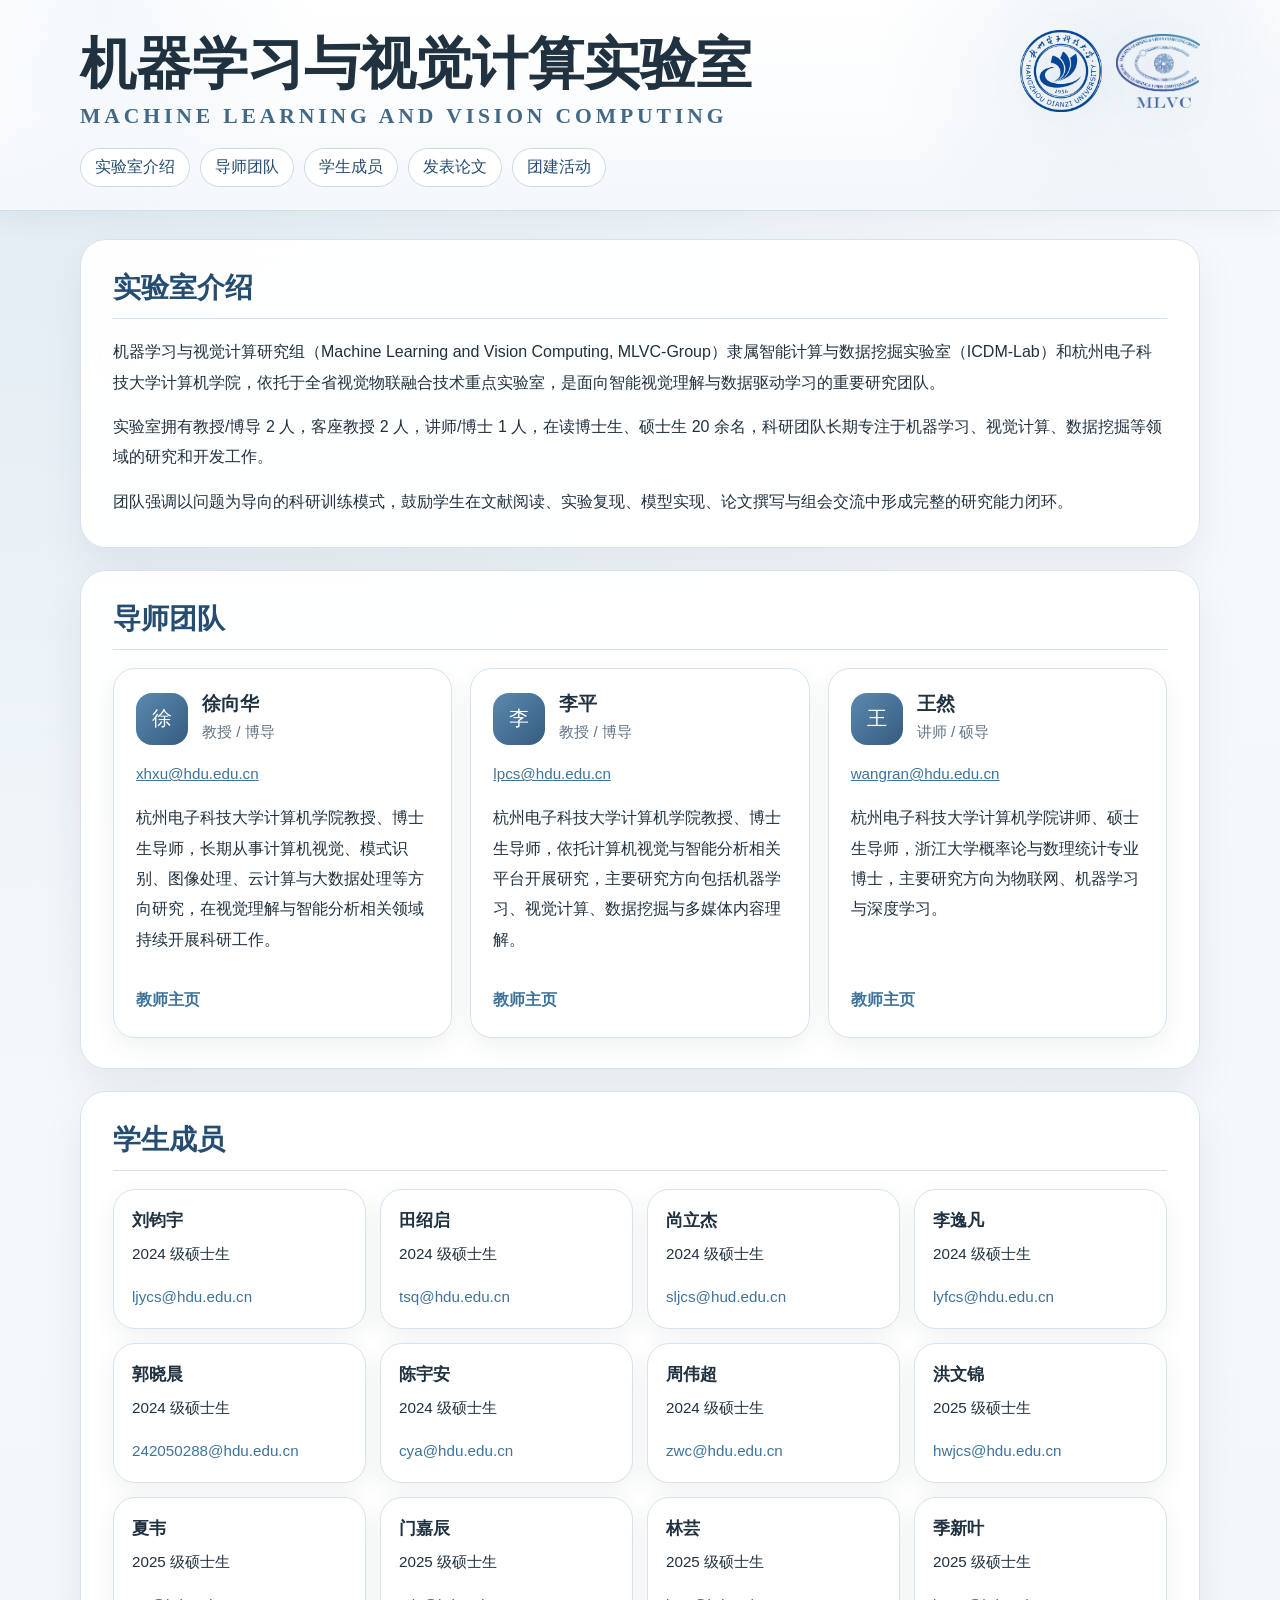
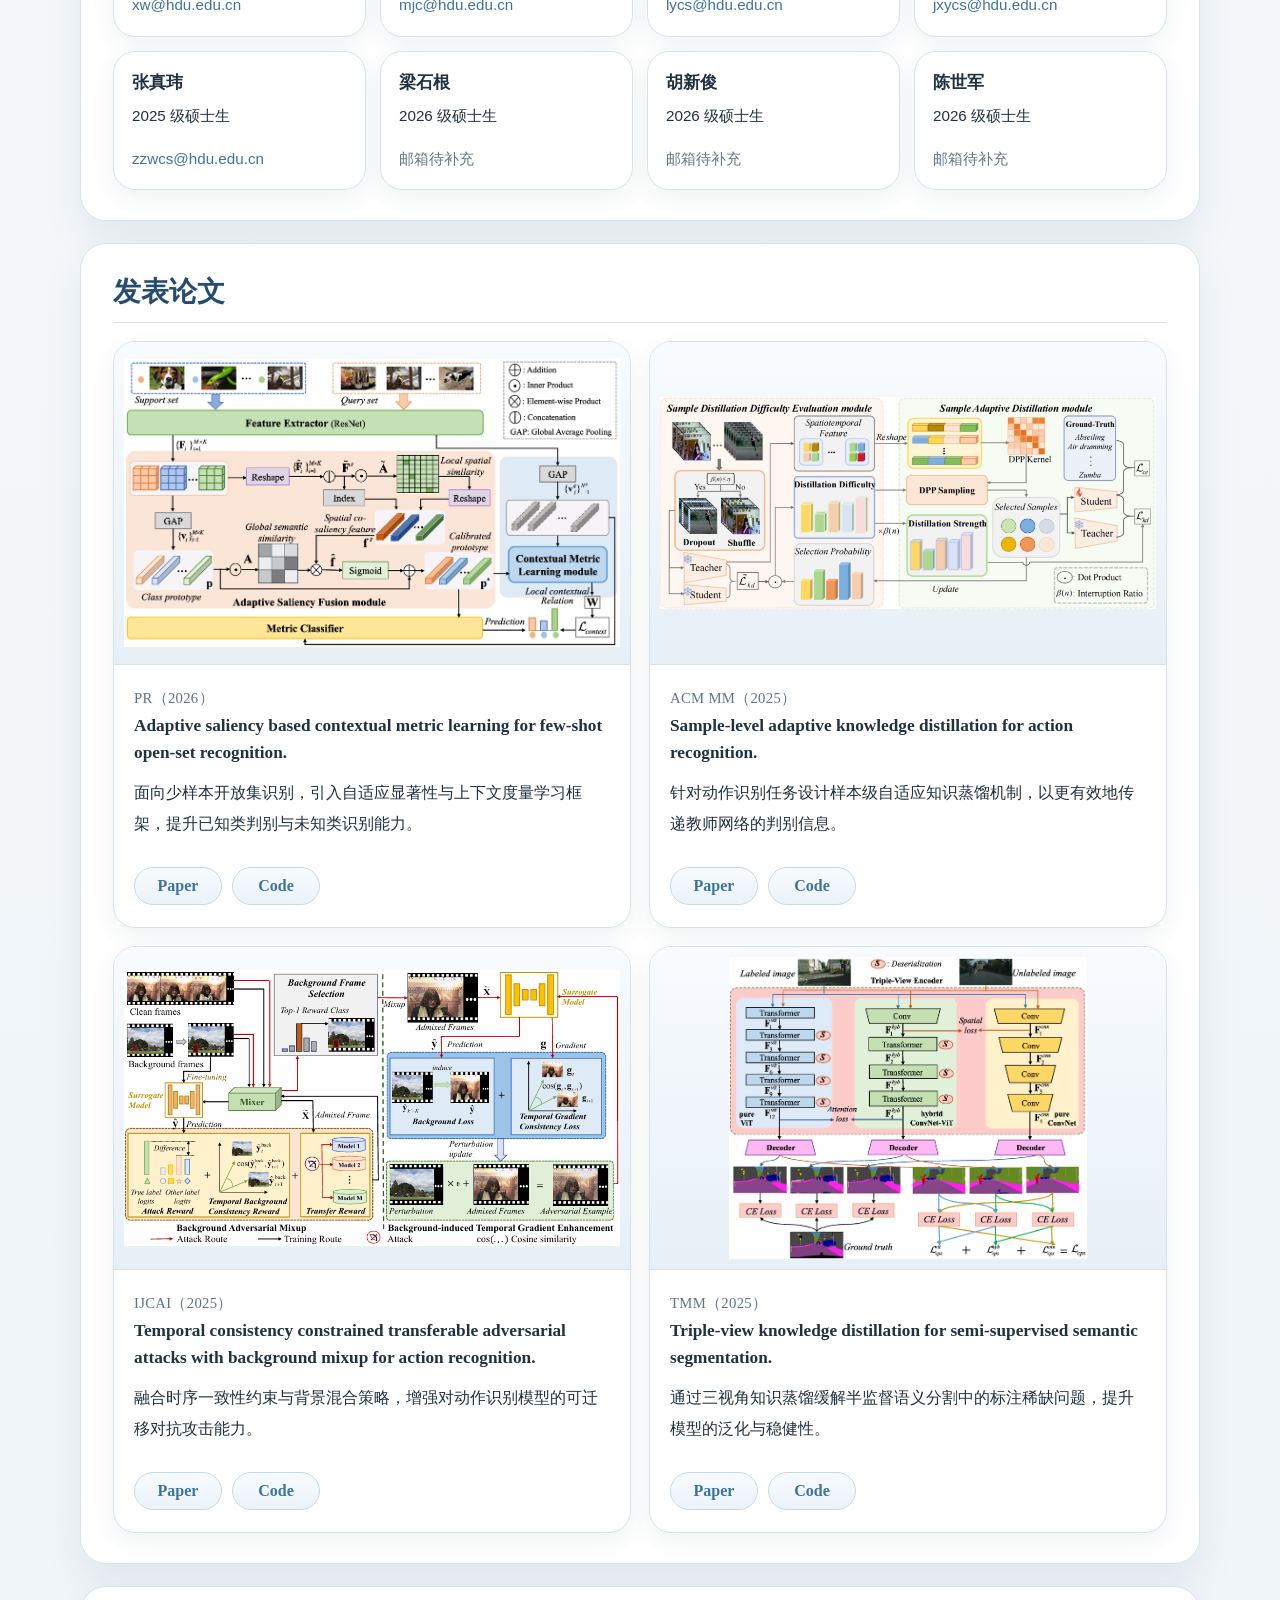
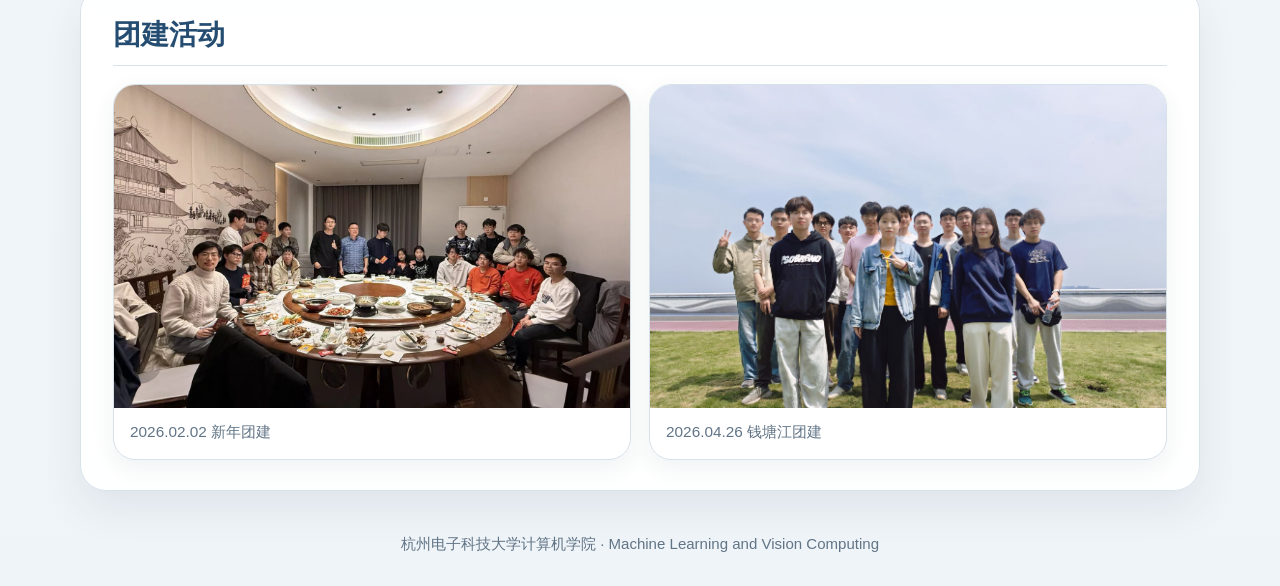
<file: index.html>
<!DOCTYPE html>
<html lang="zh-CN">
  <head>
    <meta charset="UTF-8" />
    <meta name="viewport" content="width=device-width, initial-scale=1.0" />
    <title>机器学习与视觉计算实验室 | MACHINE LEARNING AND VISION COMPUTING</title>
    <meta
      name="description"
      content="杭州电子科技大学计算机学院机器学习与视觉计算实验室主页，包含实验室介绍、导师团队、学生成员、发表论文与团建活动。"
    />
    <link rel="stylesheet" href="styles.css" />
  </head>
  <body>
    <header class="masthead">
      <div class="container masthead-inner">
        <div class="brand-bar" aria-label="实验室标识">
          <img class="brand-logo brand-logo-hdu" src="LOGO/logo_hdu.png" alt="杭州电子科技大学标识" />
          <img class="brand-logo brand-logo-mlvc" src="LOGO/logo_mlvc.png" alt="MLVC 实验室标识" />
        </div>
        <div class="title-group">
          <h1>
            <span class="title-line">机器学习与视觉计算实验室</span>
            <span class="title-line title-line-en">MACHINE LEARNING AND VISION COMPUTING</span>
          </h1>
        </div>
      </div>
      <div class="container">
        <nav class="page-nav" aria-label="页面导航">
          <a href="#about">实验室介绍</a>
          <a href="#faculty">导师团队</a>
          <a href="#students">学生成员</a>
          <a href="#publications">发表论文</a>
          <a href="#activities">团建活动</a>
        </nav>
      </div>
    </header>

    <main class="container page-content">
      <section id="about" class="content-section">
        <h2>实验室介绍</h2>
        <div class="about-copy">
          <p>
            机器学习与视觉计算研究组（Machine Learning and Vision Computing, MLVC-Group）隶属智能计算与数据挖掘实验室（ICDM-Lab）和杭州电子科技大学计算机学院，依托于全省视觉物联融合技术重点实验室，是面向智能视觉理解与数据驱动学习的重要研究团队。
          </p>
          <p>
            实验室拥有教授/博导 2 人，客座教授 2 人，讲师/博士 1 人，在读博士生、硕士生 20 余名，科研团队长期专注于机器学习、视觉计算、数据挖掘等领域的研究和开发工作。
          </p>
          <p>
            团队强调以问题为导向的科研训练模式，鼓励学生在文献阅读、实验复现、模型实现、论文撰写与组会交流中形成完整的研究能力闭环。
          </p>
        </div>
      </section>

      <section id="faculty" class="content-section">
        <h2>导师团队</h2>
        <div class="faculty-grid">
          <article class="faculty-card">
            <div class="faculty-head">
              <div class="faculty-avatar">徐</div>
              <div>
                <h3>徐向华</h3>
                <p class="faculty-role">教授 / 博导</p>
              </div>
            </div>
            <p class="faculty-meta">
              <a href="mailto:xhxu@hdu.edu.cn">xhxu@hdu.edu.cn</a>
            </p>
            <p class="faculty-bio">
              杭州电子科技大学计算机学院教授、博士生导师，长期从事计算机视觉、模式识别、图像处理、云计算与大数据处理等方向研究，在视觉理解与智能分析相关领域持续开展科研工作。
            </p>
            <p class="faculty-link">
              <a href="http://lianpp.com/hdu/smu_faculty/jsjxy/xxh/main.htm" target="_blank" rel="noreferrer">教师主页</a>
            </p>
          </article>

          <article class="faculty-card">
            <div class="faculty-head">
              <div class="faculty-avatar">李</div>
              <div>
                <h3>李平</h3>
                <p class="faculty-role">教授 / 博导</p>
              </div>
            </div>
            <p class="faculty-meta">
              <a href="mailto:lpcs@hdu.edu.cn">lpcs@hdu.edu.cn</a>
            </p>
            <p class="faculty-bio">
              杭州电子科技大学计算机学院教授、博士生导师，依托计算机视觉与智能分析相关平台开展研究，主要研究方向包括机器学习、视觉计算、数据挖掘与多媒体内容理解。
            </p>
            <p class="faculty-link">
              <a href="https://faculty.hdu.edu.cn/jsjxy/lp/" target="_blank" rel="noreferrer">教师主页</a>
            </p>
          </article>

          <article class="faculty-card">
            <div class="faculty-head">
              <div class="faculty-avatar">王</div>
              <div>
                <h3>王然</h3>
                <p class="faculty-role">讲师 / 硕导</p>
              </div>
            </div>
            <p class="faculty-meta">
              <a href="mailto:wangran@hdu.edu.cn">wangran@hdu.edu.cn</a>
            </p>
            <p class="faculty-bio">
              杭州电子科技大学计算机学院讲师、硕士生导师，浙江大学概率论与数理统计专业博士，主要研究方向为物联网、机器学习与深度学习。
            </p>
            <p class="faculty-link">
              <a href="https://faculty.hdu.edu.cn/jsjxy/wr/main.htm" target="_blank" rel="noreferrer">教师主页</a>
            </p>
          </article>
        </div>
      </section>

      <section id="students" class="content-section">
        <h2>学生成员</h2>
        <div class="students-grid">
          <article class="student-card"><h3><a class="student-name" href="https://openreview.net/profile?id=%7EJunyu_Liu9" target="_blank" rel="noreferrer">刘钧宇</a></h3><p>2024 级硕士生</p><p class="student-email"><a href="mailto:ljycs@hdu.edu.cn">ljycs@hdu.edu.cn</a></p></article>
          <article class="student-card"><h3><a class="student-name" href="https://openreview.net/profile?id=%7EShaoqi_Tian1" target="_blank" rel="noreferrer">田绍启</a></h3><p>2024 级硕士生</p><p class="student-email"><a href="mailto:tsq@hdu.edu.cn">tsq@hdu.edu.cn</a></p></article>
          <article class="student-card"><h3><a class="student-name" href="https://openreview.net/profile?id=%7ELijie_Shang1" target="_blank" rel="noreferrer">尚立杰</a></h3><p>2024 级硕士生</p><p class="student-email"><a href="mailto:sljcs@hud.edu.cn">sljcs@hud.edu.cn</a></p></article>
          <article class="student-card"><h3><a class="student-name" href="https://openreview.net/profile?id=%7ELi_Yifan3" target="_blank" rel="noreferrer">李逸凡</a></h3><p>2024 级硕士生</p><p class="student-email"><a href="mailto:lyfcs@hdu.edu.cn">lyfcs@hdu.edu.cn</a></p></article>
          <article class="student-card"><h3><a class="student-name" href="https://openreview.net/profile?id=%7EXiaochen_Guo2" target="_blank" rel="noreferrer">郭晓晨</a></h3><p>2024 级硕士生</p><p class="student-email"><a href="mailto:242050288@hdu.edu.cn">242050288@hdu.edu.cn</a></p></article>
          <article class="student-card"><h3><a class="student-name" href="https://openreview.net/profile?id=%7EYuAn_Chen15" target="_blank" rel="noreferrer">陈宇安</a></h3><p>2024 级硕士生</p><p class="student-email"><a href="mailto:cya@hdu.edu.cn">cya@hdu.edu.cn</a></p></article>
          <article class="student-card"><h3><a class="student-name" href="https://openreview.net/profile?id=%7EWeichao_Zhou2" target="_blank" rel="noreferrer">周伟超</a></h3><p>2024 级硕士生</p><p class="student-email"><a href="mailto:zwc@hdu.edu.cn">zwc@hdu.edu.cn</a></p></article>
          <article class="student-card"><h3><a class="student-name" href="https://openreview.net/profile?id=%7EWenjin_Hong1" target="_blank" rel="noreferrer">洪文锦</a></h3><p>2025 级硕士生</p><p class="student-email"><a href="mailto:hwjcs@hdu.edu.cn">hwjcs@hdu.edu.cn</a></p></article>
          <article class="student-card"><h3><a class="student-name" href="https://openreview.net/profile?id=%7EWei_Xia19" target="_blank" rel="noreferrer">夏韦</a></h3><p>2025 级硕士生</p><p class="student-email"><a href="mailto:xw@hdu.edu.cn">xw@hdu.edu.cn</a></p></article>
          <article class="student-card"><h3><a class="student-name" href="https://openreview.net/profile?id=~Jiachen_Men1" target="_blank" rel="noreferrer">门嘉辰</a></h3><p>2025 级硕士生</p><p class="student-email"><a href="mailto:mjc@hdu.edu.cn">mjc@hdu.edu.cn</a></p></article>
          <article class="student-card"><h3><a class="student-name" href="https://openreview.net/profile?id=%7EYun_Lin5" target="_blank" rel="noreferrer">林芸</a></h3><p>2025 级硕士生</p><p class="student-email"><a href="mailto:lycs@hdu.edu.cn">lycs@hdu.edu.cn</a></p></article>
          <article class="student-card"><h3><a class="student-name" href="https://openreview.net/profile?id=%7EXinye_Ji1" target="_blank" rel="noreferrer">季新叶</a></h3><p>2025 级硕士生</p><p class="student-email"><a href="mailto:jxycs@hdu.edu.cn">jxycs@hdu.edu.cn</a></p></article>
          <article class="student-card"><h3><a class="student-name" href="https://openreview.net/profile?id=%7EZhenwei_Zhang6" target="_blank" rel="noreferrer">张真玮</a></h3><p>2025 级硕士生</p><p class="student-email"><a href="mailto:zzwcs@hdu.edu.cn">zzwcs@hdu.edu.cn</a></p></article>
          <article class="student-card"><h3>梁石根</h3><p>2026 级硕士生</p><p class="student-email">邮箱待补充</p></article>
          <article class="student-card"><h3>胡新俊</h3><p>2026 级硕士生</p><p class="student-email">邮箱待补充</p></article>
          <article class="student-card"><h3>陈世军</h3><p>2026 级硕士生</p><p class="student-email">邮箱待补充</p></article>
        </div>
      </section>

      <section id="publications" class="content-section">
        <h2>发表论文</h2>
        <div class="publication-grid">
          <article class="paper-card">
            <img src="fig/paper_framework/Adaptive saliency based contextual metric learning for few-shot open-set recognition. Pattern Recognition.png" alt="Adaptive saliency framework" />
            <div class="paper-body">
              <p class="paper-venue">PR（2026）</p>
              <h3>Adaptive saliency based contextual metric learning for few-shot open-set recognition.</h3>
              <p>
                面向少样本开放集识别，引入自适应显著性与上下文度量学习框架，提升已知类判别与未知类识别能力。
              </p>
              <div class="paper-links">
                <a href="https://www.sciencedirect.com/science/article/pii/S0031320326000592" target="_blank" rel="noreferrer">Paper</a>
                <a href="https://github.com/mlvccn/ASCM_FewshotOpenset" target="_blank" rel="noreferrer">Code</a>
              </div>
            </div>
          </article>

          <article class="paper-card">
            <img src="fig/paper_framework/Sample-level adaptive knowledge distillation for action recognition..png" alt="SAKD framework" />
            <div class="paper-body">
              <p class="paper-venue">ACM MM（2025）</p>
              <h3>Sample-level adaptive knowledge distillation for action recognition.</h3>
              <p>
                针对动作识别任务设计样本级自适应知识蒸馏机制，以更有效地传递教师网络的判别信息。
              </p>
              <div class="paper-links">
                <a href="https://dl.acm.org/doi/epdf/10.1145/3746027.3755514" target="_blank" rel="noreferrer">Paper</a>
                <a href="https://github.com/mlvccn/SAKD_ActionRec" target="_blank" rel="noreferrer">Code</a>
              </div>
            </div>
          </article>

          <article class="paper-card">
            <img src="fig/paper_framework/Temporal consistency constrained transferable adversarial attacks with background mixup for action recognition.png" alt="BMTC framework" />
            <div class="paper-body">
              <p class="paper-venue">IJCAI（2025）</p>
              <h3>Temporal consistency constrained transferable adversarial attacks with background mixup for action recognition.</h3>
              <p>
                融合时序一致性约束与背景混合策略，增强对动作识别模型的可迁移对抗攻击能力。
              </p>
              <div class="paper-links">
                <a href="https://www.ijcai.org/proceedings/2025/0158.pdf" target="_blank" rel="noreferrer">Paper</a>
                <a href="https://github.com/mlvccn/BMTC_TransferAttackVid" target="_blank" rel="noreferrer">Code</a>
              </div>
            </div>
          </article>

          <article class="paper-card">
            <img src="fig/paper_framework/Triple-View Knowledge Distillation for Semi-Supervised Semantic Segmentation.png" alt="TriKD framework" />
            <div class="paper-body">
              <p class="paper-venue">TMM（2025）</p>
              <h3>Triple-view knowledge distillation for semi-supervised semantic segmentation.</h3>
              <p>
                通过三视角知识蒸馏缓解半监督语义分割中的标注稀缺问题，提升模型的泛化与稳健性。
              </p>
              <div class="paper-links">
                <a href="https://ieeexplore.ieee.org/document/11275880" target="_blank" rel="noreferrer">Paper</a>
                <a href="https://ieeexplore.ieee.org/document/11275880" target="_blank" rel="noreferrer">Code</a>
              </div>
            </div>
          </article>
        </div>
      </section>

      <section id="activities" class="content-section">
        <h2>团建活动</h2>
        <div class="activity-grid">
          <figure class="activity-card">
            <img src="fig/20260202新年团建.jpeg" alt="MLVC 新年团建合影" />
            <figcaption>2026.02.02 新年团建</figcaption>
          </figure>
          <figure class="activity-card">
            <img src="fig/20260426钱塘江团建.jpeg" alt="MLVC 钱塘江团建合影" />
            <figcaption>2026.04.26 钱塘江团建</figcaption>
          </figure>
        </div>
      </section>
    </main>

    <footer class="site-footer">
      <div class="container">
        <p>杭州电子科技大学计算机学院 · Machine Learning and Vision Computing</p>
      </div>
    </footer>

    <script src="script.js"></script>
  </body>
</html>
</file>
<file: styles.css>
:root {
  --bg: #eff4f8;
  --paper: rgba(255, 255, 255, 0.94);
  --paper-strong: #ffffff;
  --ink: #203140;
  --muted: #617486;
  --line: #d7e2eb;
  --line-strong: #c4d3df;
  --primary: #3e739d;
  --primary-deep: #254d71;
  --primary-soft: #dceaf5;
  --accent: #6fa8cf;
  --shadow: 0 18px 40px rgba(34, 56, 78, 0.08);
  --shadow-soft: 0 8px 24px rgba(43, 67, 92, 0.07);
  --container: 1120px;
}

* {
  box-sizing: border-box;
}

html {
  scroll-behavior: smooth;
}

body {
  margin: 0;
  color: var(--ink);
  font-family: "Microsoft YaHei", "PingFang SC", "Helvetica Neue", Arial, sans-serif;
  background:
    radial-gradient(circle at top left, rgba(122, 165, 201, 0.18), transparent 28%),
    linear-gradient(180deg, #f7fafc 0%, var(--bg) 100%);
}

a {
  color: var(--primary);
}

a:hover {
  color: var(--primary-deep);
}

img {
  display: block;
  max-width: 100%;
}

.container {
  width: min(calc(100% - 32px), var(--container));
  margin: 0 auto;
}

.masthead {
  position: relative;
  overflow: hidden;
  color: var(--ink);
  background:
    radial-gradient(circle at 88% 16%, rgba(115, 160, 197, 0.12), transparent 22%),
    radial-gradient(circle at 8% 0%, rgba(207, 226, 241, 0.22), transparent 18%),
    linear-gradient(180deg, #ffffff 0%, #f7fafc 100%);
  box-shadow:
    inset 0 -1px 0 rgba(196, 211, 223, 0.7),
    0 10px 24px rgba(43, 67, 92, 0.06);
}

.masthead::after {
  content: "";
  position: absolute;
  inset: auto 0 -90px 0;
  height: 180px;
  background: linear-gradient(180deg, rgba(255, 255, 255, 0), rgba(216, 229, 239, 0.24));
  pointer-events: none;
}

.masthead-inner {
  position: relative;
  z-index: 1;
  padding: 34px 220px 20px 0;
}

.brand-bar {
  position: absolute;
  top: 30px;
  right: 0;
  display: flex;
  align-items: center;
  justify-content: flex-end;
  gap: 14px;
  margin-bottom: 0;
}

.brand-logo {
  width: auto;
  max-width: 100%;
  object-fit: contain;
  object-position: center;
  filter: drop-shadow(0 8px 18px rgba(55, 86, 113, 0.12));
}

.brand-logo-hdu {
  height: 82px;
}

.brand-logo-mlvc {
  height: 74px;
}

.title-group h1 {
  margin: 0;
  font-size: clamp(2.1rem, 4.4vw, 3.8rem);
  line-height: 1.08;
}

.title-line {
  display: block;
  white-space: nowrap;
}

.title-line + .title-line {
  margin-top: 10px;
}

.title-line-en {
  font-size: clamp(1rem, 1.8vw, 1.35rem);
  letter-spacing: 0.18em;
  color: #436987;
  font-family: "Times New Roman", Times, serif;
}

.page-nav {
  position: relative;
  z-index: 1;
  display: flex;
  flex-wrap: wrap;
  gap: 10px;
  padding-bottom: 24px;
}

.page-nav a {
  padding: 8px 14px;
  color: var(--primary-deep);
  text-decoration: none;
  border: 1px solid #c8d9e6;
  border-radius: 999px;
  background: rgba(255, 255, 255, 0.92);
  backdrop-filter: blur(6px);
}

.page-nav a:hover {
  color: var(--primary-deep);
  background: #eef5fb;
}

.page-content {
  margin-top: 28px;
  margin-bottom: 44px;
}

.content-section {
  padding: 30px 32px;
  border: 1px solid var(--line);
  border-radius: 26px;
  background: var(--paper);
  box-shadow: var(--shadow);
  backdrop-filter: blur(10px);
}

.content-section + .content-section {
  margin-top: 22px;
}

.content-section h2 {
  margin: 0 0 18px;
  padding-bottom: 12px;
  font-size: 1.72rem;
  color: var(--primary-deep);
  border-bottom: 1px solid var(--line);
}

.content-section p {
  margin: 0;
  line-height: 1.9;
}

.content-section p + p {
  margin-top: 14px;
}

.about-layout {
  display: grid;
  grid-template-columns: minmax(0, 2fr) minmax(240px, 1fr);
  gap: 24px;
}

.about-tags {
  display: flex;
  flex-wrap: wrap;
  align-content: start;
  gap: 10px;
}

.about-tags span {
  padding: 10px 14px;
  font-size: 0.95rem;
  color: var(--primary-deep);
  border: 1px solid #cdddeb;
  border-radius: 999px;
  background: linear-gradient(180deg, #f8fbfe, #e6f0f8);
}

.faculty-grid,
.publication-grid,
.activity-grid {
  display: grid;
  gap: 18px;
  align-items: stretch;
}

.faculty-grid {
  grid-template-columns: repeat(3, minmax(0, 1fr));
}

.faculty-card,
.paper-card,
.student-card,
.activity-card {
  border: 1px solid var(--line);
  border-radius: 22px;
  background: var(--paper-strong);
  box-shadow: var(--shadow-soft);
  height: 100%;
}

.faculty-card {
  display: flex;
  flex-direction: column;
  padding: 22px;
}

.faculty-head {
  display: flex;
  align-items: center;
  gap: 14px;
  margin-bottom: 14px;
}

.faculty-avatar {
  display: grid;
  place-items: center;
  width: 52px;
  height: 52px;
  font-size: 1.25rem;
  color: #fff;
  border-radius: 16px;
  background: linear-gradient(135deg, #5c89b0, #355c80);
}

.faculty-card h3,
.student-card h3,
.paper-card h3 {
  margin: 0;
}

.paper-card h3,
.paper-venue,
.paper-links a {
  font-family: "Times New Roman", Times, serif;
}

.faculty-bio {
  flex: 1;
}

.faculty-role,
.faculty-meta,
.paper-venue,
.student-email,
.activity-card figcaption {
  color: var(--muted);
}

.faculty-role {
  margin-top: 4px;
  font-size: 0.96rem;
}

.faculty-meta {
  margin-bottom: 10px;
  font-size: 0.95rem;
}

.faculty-link {
  margin-top: auto;
  padding-top: 16px;
}

.faculty-link a {
  font-weight: 600;
  text-decoration: none;
}

.students-grid {
  display: grid;
  grid-template-columns: repeat(4, minmax(0, 1fr));
  gap: 14px;
}

.student-card {
  padding: 18px 18px 16px;
}

.student-card h3 {
  margin-bottom: 8px;
  font-size: 1.08rem;
}

.student-name {
  color: var(--ink);
  text-decoration: none;
}

.student-name:hover {
  color: var(--primary-deep);
  text-decoration: underline;
}

.student-card p {
  font-size: 0.95rem;
}

.student-email {
  margin-top: 8px;
}

.student-email a {
  color: var(--primary);
  text-decoration: none;
}

.student-email a:hover {
  text-decoration: underline;
}

.publication-grid {
  grid-template-columns: repeat(2, minmax(0, 1fr));
}

.paper-card {
  display: flex;
  flex-direction: column;
  overflow: hidden;
}

.paper-card img {
  width: 100%;
  aspect-ratio: 16 / 10;
  object-fit: contain;
  object-position: center;
  padding: 10px;
  background: linear-gradient(180deg, #f8fbfe, #e7f0f7);
  border-bottom: 1px solid var(--line);
}

.paper-body {
  display: flex;
  flex: 1;
  flex-direction: column;
  padding: 20px 20px 22px;
}

.paper-venue {
  margin-bottom: 10px;
  font-size: 0.92rem;
  letter-spacing: 0.02em;
}

.paper-body h3 {
  font-size: 1.08rem;
  line-height: 1.55;
}

.paper-body p + .paper-links,
.paper-body h3 + p {
  margin-top: 12px;
}

.paper-links {
  display: flex;
  gap: 10px;
  margin-top: auto;
  padding-top: 16px;
  flex-wrap: wrap;
}

.paper-links a {
  display: inline-flex;
  align-items: center;
  justify-content: center;
  min-width: 88px;
  padding: 9px 14px;
  text-decoration: none;
  font-weight: 600;
  border-radius: 999px;
  border: 1px solid #c6d9e7;
  background: linear-gradient(180deg, #f8fbfd, #eaf3f9);
}

.paper-links a:hover {
  border-color: #9bbdd7;
  background: linear-gradient(180deg, #eef6fb, #dfedf7);
}

.activity-grid {
  grid-template-columns: repeat(2, minmax(0, 1fr));
}

.activity-card {
  margin: 0;
  overflow: hidden;
}

.activity-card img {
  width: 100%;
  aspect-ratio: 16 / 10;
  object-fit: cover;
}

.activity-card figcaption {
  padding: 14px 16px 16px;
  font-size: 0.96rem;
}

.site-footer {
  padding: 0 0 32px;
}

.site-footer p {
  margin: 0;
  text-align: center;
  color: var(--muted);
  font-size: 0.94rem;
}

@media (max-width: 1024px) {
  .faculty-grid,
  .publication-grid {
    grid-template-columns: 1fr;
  }

  .students-grid {
    grid-template-columns: repeat(3, minmax(0, 1fr));
  }
}

@media (max-width: 760px) {
  .masthead-inner {
    padding: 26px 0 20px;
  }

  .brand-bar {
    position: static;
    gap: 10px;
    margin-bottom: 14px;
    justify-content: flex-start;
  }

  .brand-logo {
    height: auto;
  }

  .brand-logo-hdu {
    height: 58px;
  }

  .brand-logo-mlvc {
    height: 54px;
  }

  .title-group h1 {
    max-width: none;
  }

  .title-line {
    white-space: normal;
  }

  .title-line-en {
    letter-spacing: 0.1em;
  }

  .page-content {
    margin-top: 18px;
  }

  .content-section {
    padding: 22px 20px;
    border-radius: 20px;
  }

  .about-layout,
  .students-grid,
  .activity-grid {
    grid-template-columns: 1fr;
  }

  .paper-links {
    flex-wrap: wrap;
  }
}
</file>
